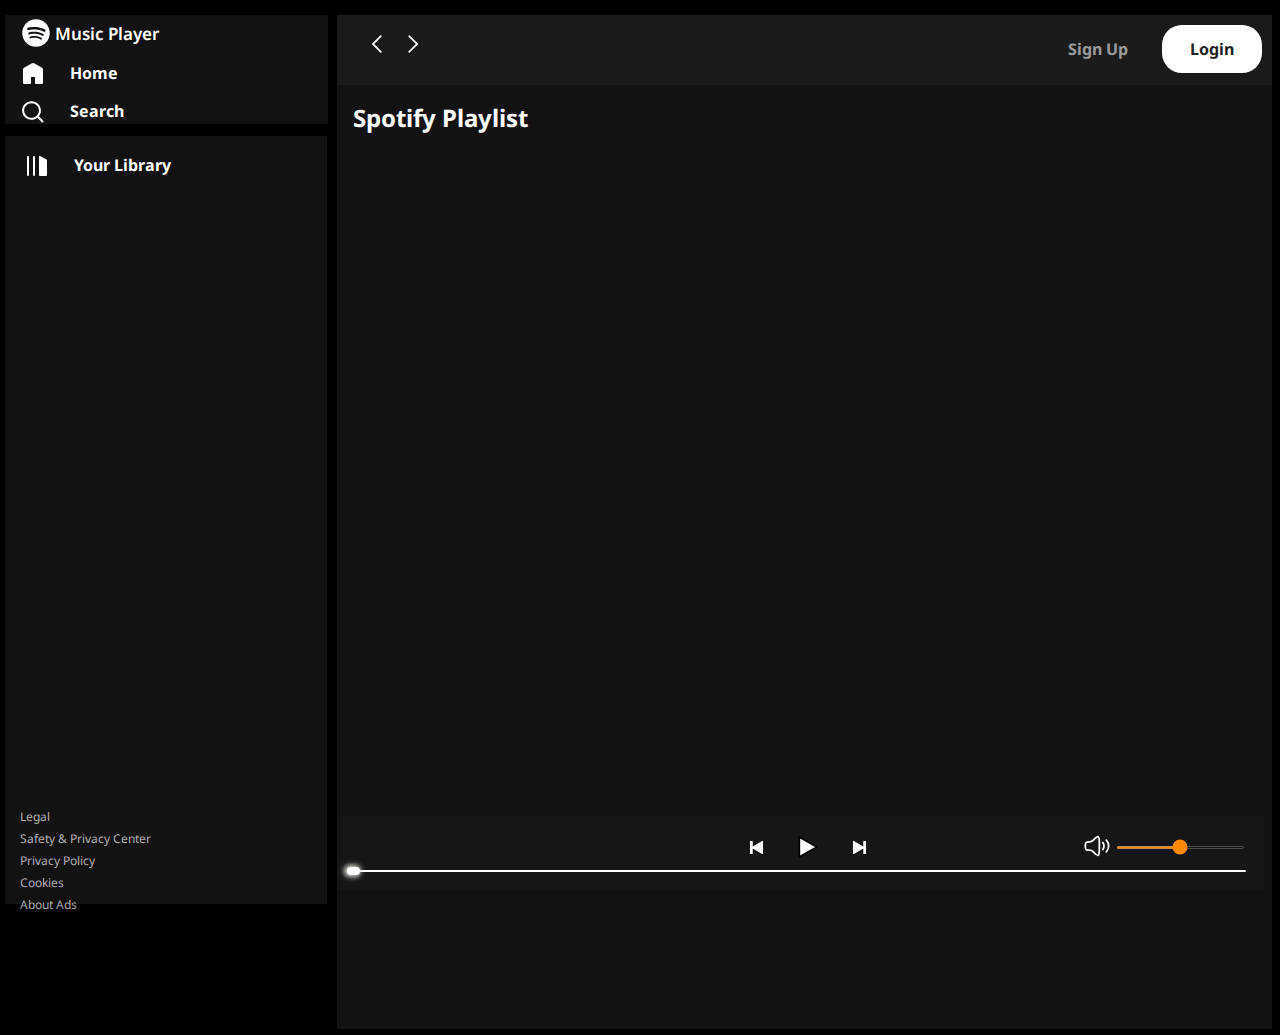
<file: index.html>
<!DOCTYPE html>
<html lang="en">

<head>
    <meta charset="UTF-8">
    <meta name="viewport" content="width=device-width, initial-scale=1.0">
    <title>Music Player</title>
    <link rel="stylesheet" href="style.css">
</head>

<body>
    <div class="container">
        <div class="left">
            <div class="home">
                <div class="logo"><img src="logo.svg" alt="spotify"><span>Music Player</span>
                <img src="back.svg" alt="" class="back" style="width: 35px;">
                </div>
                <ul>
                    <li><img src="home.svg" alt="home"><span>Home</span></li>
                    <li><img src="search.svg" alt="search"><span>Search</span></li>
                </ul>
            </div>
            <div class="home library">
                <div class="head">
                    <img src="library.svg" alt="">
                    <h4>Your Library</h4>
                    <!-- <img class="plus" src="plus.svg" alt=""> -->
                </div>
                <div class="songlist">
                    <ul>

                    </ul>
                </div>
                <div class="footer">
                    <a href="https://www.spotify.com/in-en/legal/">
                        <span>Legal</span>
                    </a>

                    <a href="https://www.spotify.com/in-en/safetyandprivacy/">
                        <span>Safety & Privacy Center</span>
                    </a>

                    <a href="https://www.spotify.com/in-en/legal/privacy-policy/">
                        <span>Privacy Policy</span>
                    </a>

                    <a href="https://www.spotify.com/in-en/legal/cookies-policy/">
                        <span>Cookies</span>
                    </a>


                    <a href="https://www.spotify.com/in-en/legal/privacy-policy/#s3">
                        <span>About Ads</span>
                    </a>


                </div>
            </div>
        </div>
        <div class="right">
            <div class="header">
                <div class="nav">
                    <img  src="hamburgur.svg" alt="" class="hamburgur" id="#hamburger" style="width: 40px;">
                    <img src="arrowless.svg" alt="" class="greaterlesser">
                    <img src="arrowgreater.svg" alt="" class="greaterlesser">
                </div>
                <div class="buttons">
                    <button class="signupbtn">Sign Up</button>
                    <button class="loginbtn">Login</button>
                </div>
            </div>
            <div class="playList">
                <h2>Spotify Playlist</h2>
                <div class="cardCont">

                </div>
            </div>
            <div class="playbar">
                <div class="seekbar">
                    <div class="circle">

                    </div>
                </div>
                <div class="abovebar">
                    <div class="songinfo ">

                    </div>

                    <div class="divplay">
                        <img id="previous" src="perevious.svg" alt="">
                        <img id="play" src="play.svg" alt="">
                        <img id="next" src="next.svg" alt="">
                        
                    </div>
                   
               <div class="timeandvol">
                
                <div class="range">
                    <input type="range" name="volume">
                </div>
                <div class="volume">
                  <img src="volume.svg" alt="">
                 </div> 
                    <div class="songtime ">
                    </div>
                </div>
            </div>
            </div>
        </div>
    </div>
    <script src="script.js"></script>
</body>

</html>
</file>
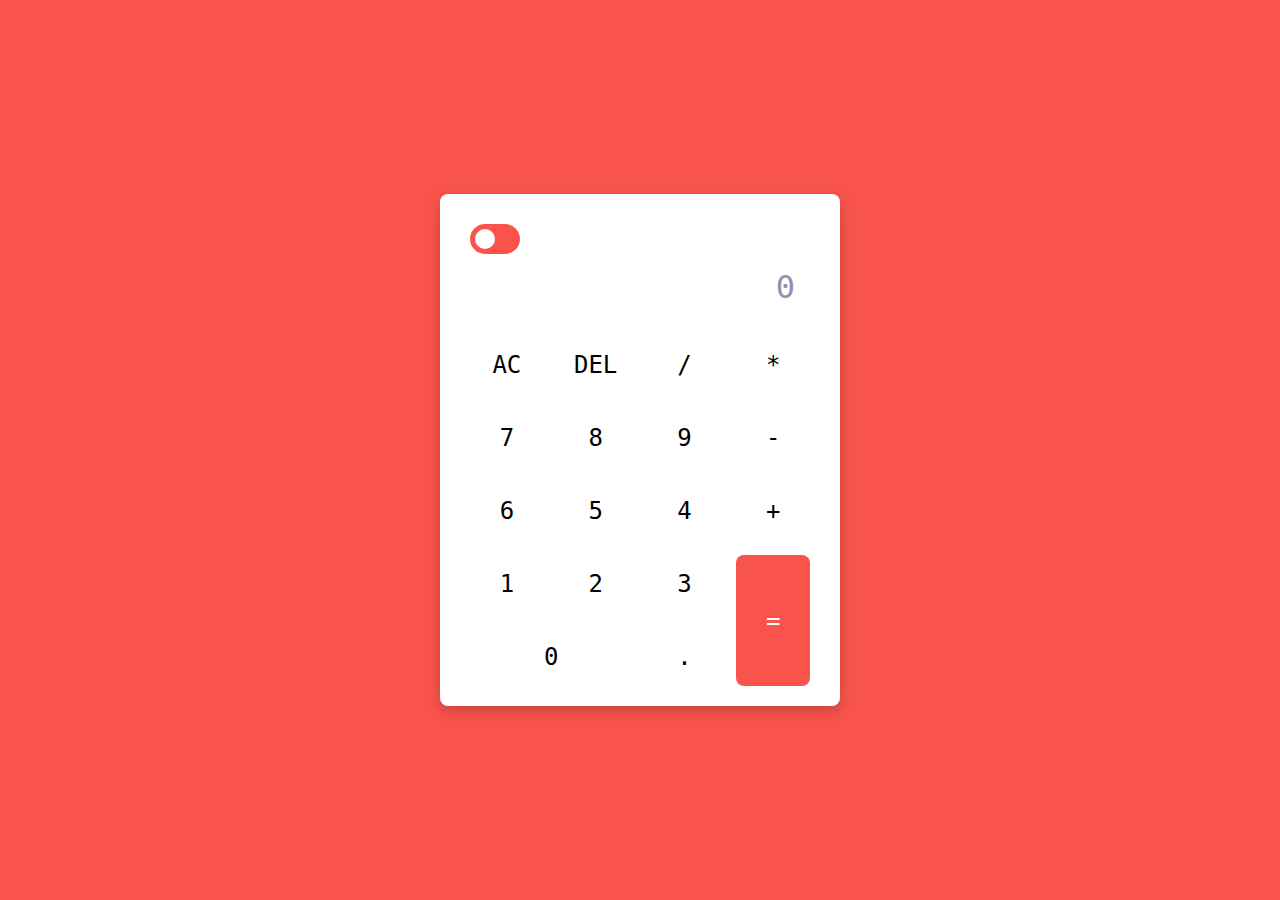
<file: calculator/index.html>
<!DOCTYPE html>
<html lang="en">
<head>
  <meta name="viewport" content="width=device-width, initial-scale=1.0" />
  <title>Dark Light Mode Calculator</title>
  <link rel="stylesheet" href="style.css" />
</head>
<body>
  <div class="calculator">
    <label for="dark-switch"></label>
    <input type="checkbox" id="dark-switch" />
    <div class="display">
      <input type="text" placeholder="0" id="input" disabled />
    </div>
    <div class="buttons">
      <input type="button" value="AC" id="clear" />
      <input type="button" value="DEL" id="erase" />
      <input type="button" value="/" class="input-button" />
      <input type="button" value="*" class="input-button" />
      <input type="button" value="7" class="input-button" />
      <input type="button" value="8" class="input-button" />
      <input type="button" value="9" class="input-button" />
      <input type="button" value="-" class="input-button" />
      <input type="button" value="6" class="input-button" />
      <input type="button" value="5" class="input-button" />
      <input type="button" value="4" class="input-button" />
      <input type="button" value="+" class="input-button" />
      <input type="button" value="1" class="input-button" />
      <input type="button" value="2" class="input-button" />
      <input type="button" value="3" class="input-button" />
      <input type="button" value="=" class="input-button" id="equal" />
      <input type="button" value="0" class="input-button" />
      <input type="button" value="." class="input-button" />
    </div>
  </div>
  <script src="script.js"></script>
</body>
</html>
</file>
<file: style.css>
@import url('https://fonts.googleapis.com/css2?family=Martel+Sans:wght@200;300;400;600;700;800;900&family=Noto+Sans:ital,wght@0,100..900;1,100..900&family=Poppins:ital,wght@0,100;0,200;0,300;0,400;0,500;0,600;0,700;0,800;0,900;1,100;1,200;1,300;1,400;1,500;1,600;1,700;1,800;1,900&display=swap');

* {
    font-family: "Noto Sans", sans-serif;
    margin: 0;
    padding: 0;
}

.container {
    background-color: black;
    display: flex;
    height: 115vh;
}

.left {
    background-color: rgb(0, 0, 0);
    display: flex;
    flex-direction: column;
    height: 105vh;
}

.home {
    padding-top: 3px;
    padding-left: 16px;
    position: relative;
    margin: 15px 3px 7px 5px;
    width: 24vw;
    background-color: #121212;
    color: white;
}

.logo {
    display: flex;
    justify-content: space-between;
}

.home .logo img {
    padding-right: 4px;
    width: 30px;
    filter: invert(1);
}

.home .logo span {
    font-size: 17px;
    font-weight: 600;
    position: absolute;
    top: 7px;
    left: 50px;
}

.home li img {
    padding-right: 10px;
    width: 24px;
    filter: invert(1);
}

.home>ul li {
    font-weight: 700;
    display: flex;
    padding-top: 14px;
    list-style: none;
    gap: 15px;
}

.home ul li span {
    font-size: 16px;
}

.library {
    margin: 5px 10px 5px 5px;
    padding-left: 15px;
    width: 24vw;
    height: 85vh;
    position: relative;
}

.library .head {
    display: flex;
    margin: 15px 3px;
}

.library .head h4 {
    margin-left: 51px;
}

.library .head img {
    position: absolute;
    margin-left: 2px;
    margin-right: 24px;
    filter: invert(1);
    width: 24px;
}

.library .head .plus {
    position: absolute;
    right: 3px;
    filter: invert(1);
    width: 24px;
}

.songlist {
    height: 70%;
    overflow-y: scroll;
    position: relative;
}



/* .songlist ul:hover {
    background-color: #282828ba;
    border: 1px solid ghostwhite;
} */

.songlist>ul li {
    list-style: none;
    font-size: 14px;
    display: flex;
    cursor: pointer;
    margin: 10px 0px;
    padding: 12px 0px;
    background-color: #282828ba;
    border: 1px solid ghostwhite;
}

.songlist ul li img {
    filter: invert(1);
    width: 33px;
}

.songlist ul li .info {
    margin-left: 2px;
}

.info {
    width: 50%;
    height: 20%;
    overflow-x: hidden;
}

.playnow {
    display: flex;
    justify-content: center;
    align-items: center;
    position: absolute;
    right: 7px;
    gap: 4px;
}

.playnow>img,
#playnowspan {
    opacity: 0;
    transition: .9s;
}

li:hover>.playnow img,
#playnowspan {
    opacity: 1;
}

#playnowspan {
    font-size: 12px;
}

.footer {
    display: flex;
    gap: 30px;
    font-size: 12px;
    position: absolute;
    bottom: 12px;
}

.footer a {
    text-decoration: none;
    color: rgba(193, 192, 192, 0.913);
}

.right {
    position: relative;
    background-color: #121212;
    margin: 15px 0px 6px 0px;
}

.right .header {
    height: 70px;
    display: flex;
    position: relative;
    background-color: #80808014;
    width: 73vw;
    color: white;
    justify-content: space-between;
}

.header>* {
    padding: 20px;
}

.header .buttons {
    padding: 10px;
}

.nav img {
    padding-left: 12px;
    filter: invert(1);
    width: 18px;
}

.playList {
    color: white;
    padding: 16px;
}


.playList .card {
    width: 150px;
}

.card .greensvg {
    width: 28px;
    height: 28px;
    background-color: #1fbf64;
    border-radius: 50%;
    padding: 4px;
    display: flex;
    justify-content: center;
    align-items: center;
    position: absolute;
    top: 170px;
    right: 15px;
    transition: all .4s ease-in-out;
    opacity: 0;

    &:hover {
        cursor: pointer;
        background-color: #11b24c;
    }
}
.card{
    transition: all .2s ease-in;
}
.card:hover .greensvg {
    right: 14px;
    top: 117px;
    opacity: 1;
}

.cardCont {
    display: flex;
    margin-top: 10px;
    flex-wrap: wrap;
    gap: 18px;
    height: 70vh;
    overflow-y: scroll;
}

.card>* {
    padding-top: 4px;
}

.card {
    position: relative;
    border-radius: 20px;
    padding: 7px;
    background-color: #252525;
    width: 500px;
    height: 250px;
    overflow-y: hidden;
}

.card img {
    border-radius: 20px;
    width: 100%;
    object-fit: contain;
}

.card p {
    font-size: 12px;
}

.card:hover {
    box-shadow: 2px 2px 10px rgba(68, 68, 68, 0.3);
    transform: scale(1.02);
    background-color: #333232;
    color: white;
    box-shadow: 2px 3px 10px rgba(0, 0, 0, 0.3);
    cursor: pointer;
}

svg:hover circle {
    cursor: pointer;
    fill: rgb(0, 252, 96);
}


.signupbtn {
    cursor: pointer;

    color: #9c9c9c;
    font-size: 16px;
    padding: 10px;
    border: none;
    outline: none;
    font-weight: 700;
    background-color: #1b1b1b;
    width: 120px;
}

.signupbtn:hover {
    font-size: 17px;
    color: white;
}

.loginbtn {
    width: 100px;
    cursor: pointer;
    border-radius: 20px;
    color: #212121;
    font-size: 16px;
    padding: 13px;
    border: none;
    outline: none;
    font-weight: 700;
    background-color: #ffffff;
}

.loginbtn:hover {
    font-size: 17px;
    color: rgb(84, 84, 84);
}

/* Scrollbar Track */
::-webkit-scrollbar {
    width: 12px;
    /* Width of the scrollbar */
}

::-webkit-scrollbar-track {
    background: #1a1a1a;
    /* Dark background for the scrollbar track */
}

/* Scrollbar Thumb */
::-webkit-scrollbar-thumb {
    background-color: #444444;
    /* Dark gray color for the thumb */
    border-radius: 10px;
    /* Rounded corners for the thumb */
    border: 2px solid #1a1a1a;
    /* Adds a small border for spacing and contrast */
}

/* Scrollbar Thumb on Hover */
::-webkit-scrollbar-thumb:hover {
    background-color: #555555;
    /* Slightly lighter gray when hovered */
}

/* Scrollbar Corner for Resizable Scrollbars */
::-webkit-scrollbar-corner {
    background: #1a1a1a;
    /* Dark background for the corner */
    /* Firefox Scrollbar */
    scrollbar-width: thin;
    /* Makes the scrollbar thinner in Firefox */
    scrollbar-color: #444444 #1a1a1a;
    /* Thumb and track colors for Firefox */
}



.playbar {
    display: flex;
    align-items: center;
    justify-content: center;
    padding: 12px;
    height: 50px;
    background-color: #171717ce;
    color: rgb(247, 246, 246);
    width: 70.5%;
    position: fixed;
    bottom: 10px;
}

.playbar img {
    cursor: pointer;
    width: 15px;
    filter: invert(1);

}

.divplay {
    top: 16px;
    left: 44.5%;
    position: absolute;
}

#play {
    transition: .8s;
    margin-bottom: -7px;
    padding: 0px 25px;
    width: 30px;
}

.seekbar {
    border-radius: 10px;
    height: 2.5px;
    width: 97%;
    background-color: white;
    position: absolute;
    left: 10px;
    bottom:18px;
    cursor: pointer;
}

.circle {
    width: 13px;
    height: 8px;
    border-radius: 13px;
    background-color: #ffffff;
    position: relative;
    bottom: 3px;

    left: 0%;

    box-shadow: -1px 0px 5px 2px #dfe4d8;
    transition: left 0.4s ease-out;
}

.abovebar {

    width: 98%;
    display: flex;
    justify-content: space-between;
}

/* now working on the reponsiveness */
@media screen and (max-width: 1280px) {
    #playnowspan {
        left: -100vw;
        position: absolute;
        font-size: 12px;
    }

    .songlist ul li .info {
        width: 100%;
        margin-left: 2px;
    }

    .footer {
        height: 10vh;
        flex-direction: column;
        width: 33vw;
        display: flex;
        gap: 5px;
        font-size: 12px;
        position: absolute;
        bottom: 6px;
    }
}

.hamburgur {
    display: none;
    transition: .5s linear;
    border-radius: 50%;
}

.back {
    display: none;
    transition: .5s linear;
    border-radius: 50%;
}

.hamburgur:hover {
    transform: scale(1.2);
}

.back:hover {
    transform: scale(1.2);
}
.songinfo{
   
    left: 15px;
    top: 20px;
    position: absolute;
}
.songtime {
    right: 5px;
    position: absolute;
    top: 43px;
}
.timeandvol{
    /* bottom: 10px; */
    position: absolute;
    right: 19px;
  
    gap: 5px;
    flex-direction: row-reverse;
    align-items: center;
    display: flex;
    bottom: 25px;
    width: 164px;
}
@media screen and (max-width: 1100px) {
    .playbar{
        height: 65px;
    }
    .abovebar{
        flex-direction: column;
    }
    .divplay{
        top: 27px;
        left: 45.5%;
        position: absolute;
    }
    .timeandvol{
        left: 10px;
        gap: 5px;
        flex-direction: row-reverse;
        align-items: center;
        display: flex;
        width: 47px;
        position: relative;
        left: 105px;
        bottom:-4px;
    }
    .songinfo{
        top: 7px;
      position: absolute;
    }
    .songtime {
        right: 5px;
        position: fixed;
        top: 98.5vh;
    }
    .playList .card {
        height: 252px;
        width: 180px;
        font-size: 13px;
    }
    .cardCont{
        justify-content: center !important;
        align-items: center;
    }
}


@media screen and (max-width: 950px) {
    .header .buttons {
        padding: 17px;
    }
    .left {
        height: 105vh;
        z-index: 10;
        left: -90vw;
        position: absolute;
        transition: all ease 0.9s;
    }

    .right {
        width: 100vw;
    }
    .right,
    .left {
        margin: 0;
    }
    .right .header {
      
        width: 100%;
        height:7%;
    }

    .playbar {
        z-index: 20;
        width: 97%;

    }

    
        .nav {
            margin-left: -20px;
            display: flex;
            gap: 6px;
        }
    

    .hamburgur {

        display: block;
    }

    .back {

        display: block;
    }
}

@media screen and (max-width:900px) {
    .left {
        width: 35vw;
    }

    .home {
        width: 30vw;
    }

 

    .right,
    .left {
        margin: 0;
    }
}

@media screen and (max-width:790px) {
    .left {
        width: 45vw;
    }

    .home {
        width: 40vw;
    }
}

@media screen and (max-width:520px) {
    .left {
        width: 75vw;
    }

    .home {
        width: 70vw;
    }

    .divplay {
        top: 14px;
        left: 38.7%;
        position: absolute;
    }

    .signupbtn {
        font-size: 13px;
    }

    .loginbtn {
        font-size: 13px;
    }
    .playList .card {
        height: 300px;
        width: 210px;
        font-size: 14px;
    }

}

@media screen and (max-width:350px) {
    .left {
        width: 95vw;
    }

    .home {
        width: 90vw;
    }
}


@media screen and (max-width:600px) {
    .greaterlesser {
        display: none;
    }

    .playbar {
        width: 94.4%;
    }

   

    .songtime {
        right: 5px;
        position: fixed;
        top: 96.75vh;
    }

    .divplay {
        top: 14px;
        left: 41.2%;
        position: absolute;
    }

    .right .header {
        height: 6%;
        width: 100%;
    }

    .header .buttons {
        padding: 7px;
    }

    .nav img {
        top: 14px;
        left: -2px;
        position: absolute;
        width: 25px;
        height: 30px;
    }

    .signupbtn {
        padding-top: 10px;
        height: 40px;
        width: 90px !important;
    }

    .loginbtn {
        padding-top: 10px;
        height: 40px;
        width: 90px !important;
    }

}
@media screen and (max-width: 420px) {
    .divplay {
        top: 23px;
        left: 64.2%;
        position: absolute;
    }
    #play{
        padding: 0px 10px;
    }
    .songtime {
        right: -163px;
        position: absolute;
        top: 43px;
    }
    .seekbar{
        width: 94%;
    }
}
.range{
    padding-bottom: 11px;
}
.range input{
    height: 3.5px;
    cursor: pointer;
    filter: invert(1);
    transition: all 0.3s ease-in-out;
}
.volume img{
    width: 28px;
    cursor: pointer;
    filter: invert(0);
    transition: all 0.3s ease-in-out;
}
</file>
<file: calculator/style.css>
:root {
    --lightBG: #ffffff;
    --lightColor: #000000;
    --darkBG: #000000;
    --darkColor: #ffffff;
    --modeBG: var(--lightBG);
    --modeColor: var(--lightColor);
  }
  
  * {
    padding: 0;
    margin: 0;
    box-sizing: border-box;
    font-family: "Roboto Mono", monospace;
  }
  
  body {
    height: 100vh;
    background: #f9544c;
    display: flex;
    align-items: center;
    justify-content: center;
  }
  
  .calculator {
    width: 100%;
    max-width: 400px;
    background-color: var(--modeBG);
    padding: 20px 30px;
    border-radius: 8px;
    box-shadow: 0 5px 15px rgba(0, 0, 0, 0.2);
  }
  
  .display {
    width: 100%;
  }
  
  .display input {
    width: 100%;
    padding: 10px 15px;
    text-align: right;
    border: none;
    background-color: transparent;
    color: var(--modeColor);
    font-size: 2rem;
  }
  
  .display input::placeholder {
    color: #9490ac;
  }
  
  .buttons {
    display: grid;
    grid-template-columns: repeat(4, 1fr);
    grid-gap: 15px;
    margin-top: 20px;
  }
  
  .buttons input[type="button"] {
    font-size: 1.5rem;
    padding: 15px;
    border: none;
    background-color: transparent;
    color: var(--modeColor);
    cursor: pointer;
    border-radius: 5px;
    transition: box-shadow 0.3s ease, background-color 0.3s ease;
  }
  
  .buttons input[type="button"]:hover {
    box-shadow: 0 8px 25px rgba(0, 0, 0, 0.2);
    background-color: var(--modeColor);
    color: var(--modeBG);
  }
  
  input[type="button"]#equal {
    grid-row: span 2;
    background-color: #f9544c;
    color: #ffffff;
    border-radius: 8px;
  }
  
  input[type="button"][value="0"] {
    grid-column: span 2;
  }
  
  #dark-switch {
    margin-top: 10px;
    appearance: none;
    position: relative;
    height: 30px;
    width: 50px;
    background-color: #f9544c;
    border-radius: 20px;
    cursor: pointer;
    outline: none;
    transition: background-color 0.3s ease;
  }
  
  #dark-switch::before {
    content: "";
    position: absolute;
    background-color: #ffffff;
    height: 20px;
    width: 20px;
    border-radius: 50%;
    top: 5px;
    left: 5px;
    transition: left 0.3s ease, background-color 0.3s ease;
  }
  
  #dark-switch:checked {
    background-color: var(--darkColor);
  }
  
  #dark-switch:checked::before {
    background-color: var(--darkBG);
    left: 25px;
  }
  
  /* Responsive Styling */
  @media (max-width: 600px) {
    .calculator {
      padding: 15px 20px;
      width: 300px;
    }
  
    .display input {
      font-size: 1.5rem;
    }
  
    .buttons input[type="button"] {
      font-size: 1.25rem;
      padding: 10px;
    }
  
  
  
    #dark-switch:checked::before {
      left: 18px;
    }
  }
</file>
